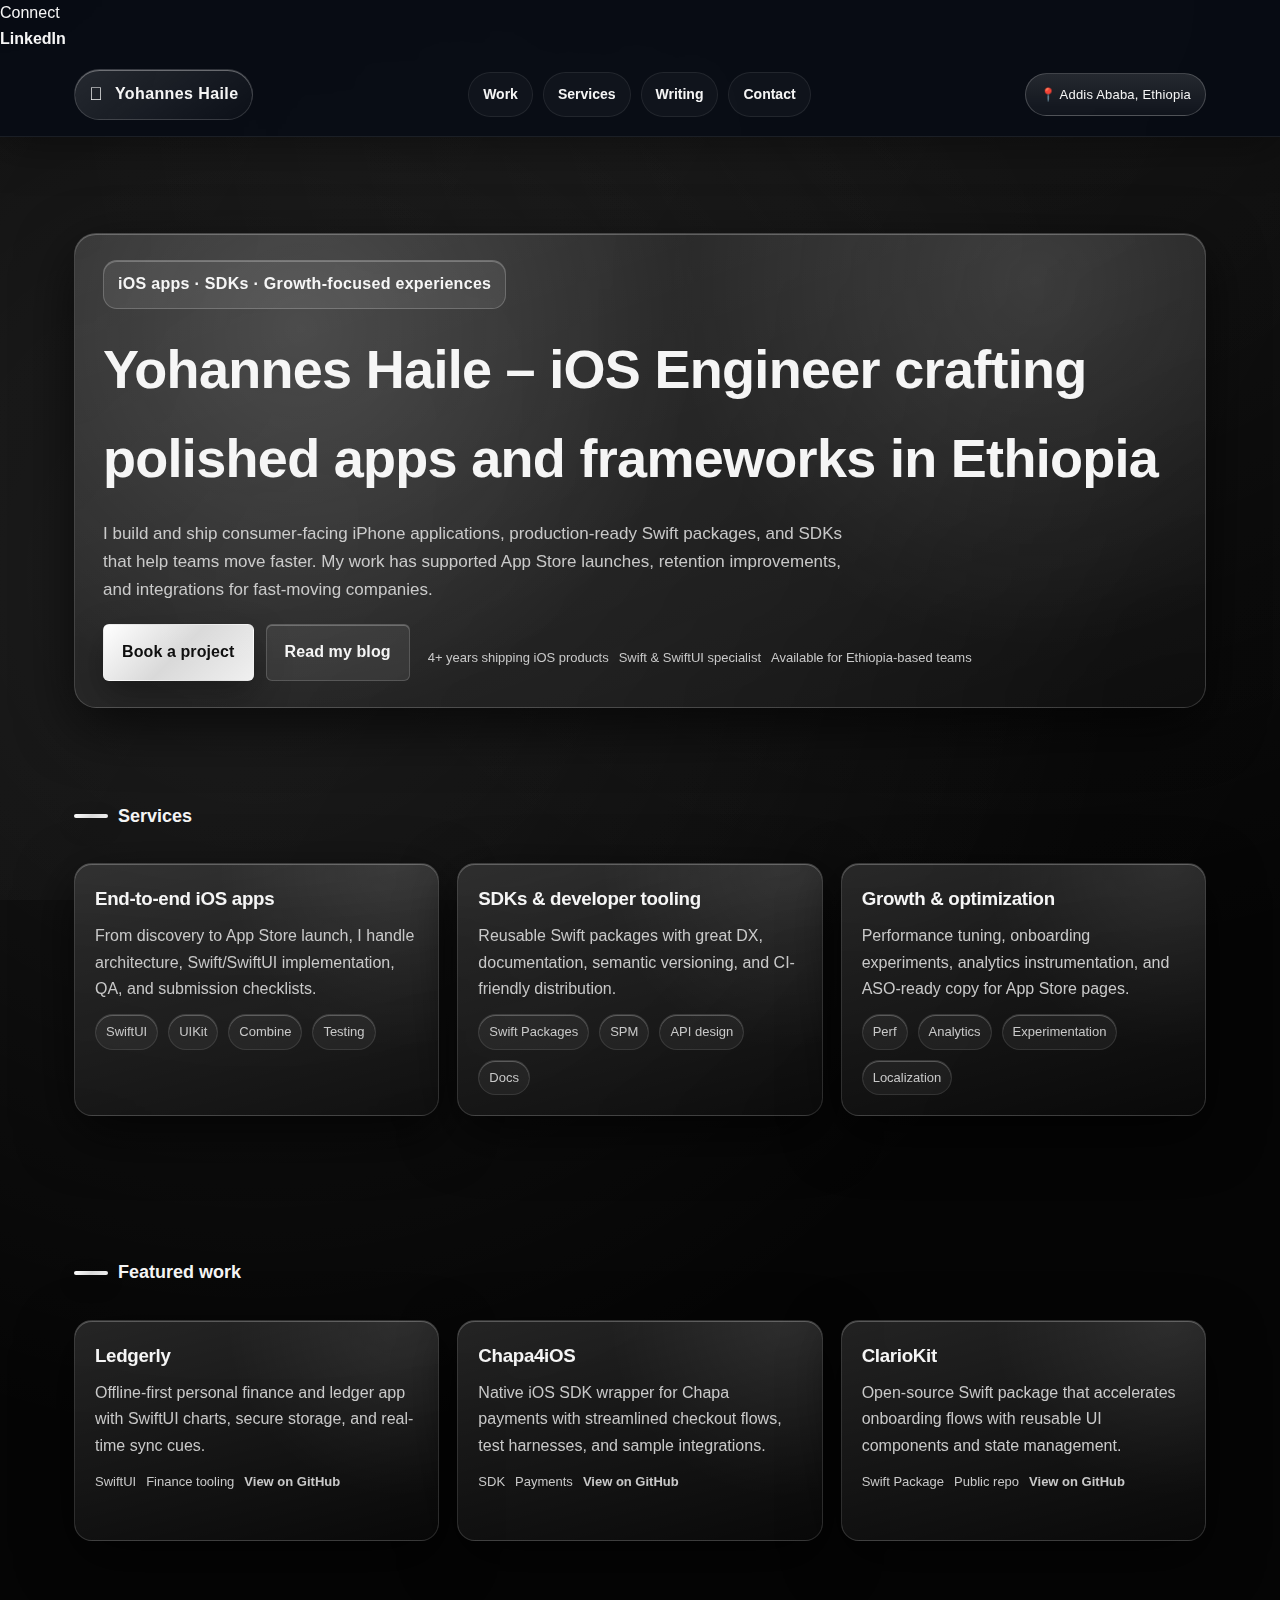
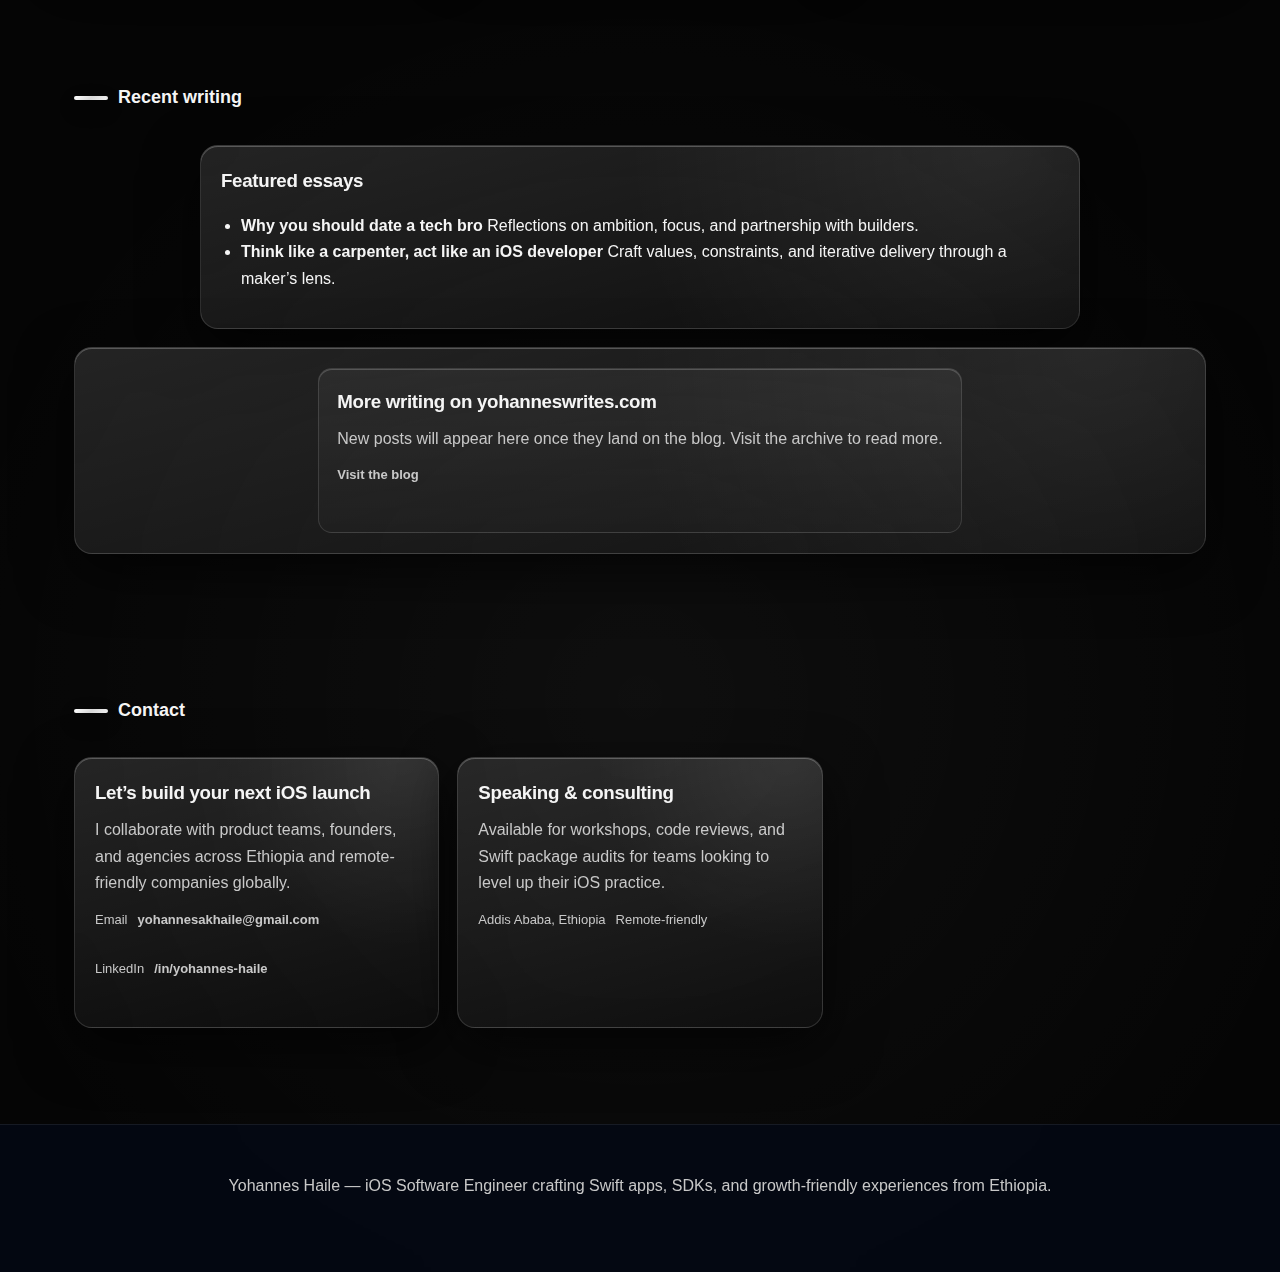
<file: index.html>
<!DOCTYPE html>
<html lang="en">
<head>
  <meta charset="UTF-8" />
  <meta name="viewport" content="width=device-width, initial-scale=1" />
  <title>Yohannes Haile | iOS Developer in Ethiopia | Portfolio</title>
  <meta name="description" content="Yohannes Haile is an iOS engineer in Ethiopia building polished Swift apps, frameworks, and packages for consumer experiences." />
  <link rel="canonical" href="https://www.yohannescodes.com/" />
  <meta name="robots" content="index, follow" />

  <meta property="og:type" content="website" />
  <meta property="og:url" content="https://www.yohannescodes.com/" />
  <meta property="og:title" content="Yohannes Haile | iOS Developer in Ethiopia" />
  <meta property="og:description" content="Portfolio of Yohannes Haile, iOS engineer delivering Swift apps, SDKs, and growth-friendly mobile experiences." />
  <meta property="og:image" content="https://www.yohannescodes.com/og-image.jpg" />

  <meta name="twitter:card" content="summary_large_image" />
  <meta name="twitter:title" content="Yohannes Haile | iOS Engineer" />
  <meta name="twitter:description" content="Building iPhone apps and Swift packages with performance, polish, and measurable growth." />
  <meta name="twitter:image" content="https://www.yohannescodes.com/og-image.jpg" />

  <link rel="preconnect" href="https://fonts.googleapis.com" />
  <link rel="preconnect" href="https://fonts.gstatic.com" crossorigin />
  <link href="https://fonts.googleapis.com/css2?family=IBM+Plex+Mono:wght@400;500;600;700&display=swap" rel="stylesheet" />
  <link rel="stylesheet" href="assets/styles.css" />

  <script type="application/ld+json">
  {
    "@context": "https://schema.org",
    "@type": "WebSite",
    "name": "Yohannes Haile Portfolio",
    "url": "https://www.yohannescodes.com/",
    "potentialAction": {
      "@type": "SearchAction",
      "target": "https://www.yohannescodes.com/?q={search_term_string}",
      "query-input": "required name=search_term_string"
    }
  }
  </script>
  <script type="application/ld+json">
  {
    "@context": "https://schema.org",
    "@type": "Person",
    "name": "Yohannes Haile",
    "image": "https://www.yohannescodes.com/og-image.jpg",
    "jobTitle": "iOS Software Engineer",
    "address": {
      "@type": "PostalAddress",
      "addressCountry": "Ethiopia",
      "addressLocality": "Addis Ababa"
    },
    "url": "https://www.yohannescodes.com/",
    "sameAs": [
      "https://www.linkedin.com/in/yohannes-haile/",
      "https://www.yohanneswrites.com/"
    ],
    "description": "iOS engineer building Swift apps, SDKs, and consumer experiences for companies in Ethiopia and beyond.",
    "knowsAbout": ["Swift", "SwiftUI", "iOS development", "SDK design", "Mobile performance"]
  }
  </script>
</head>
<body>
  <header>
    <div class="social-bar" aria-label="Social links">
      <span class="social-label">Connect</span>
      <div class="social-links">
        <a href="https://linkedin.com/in/yohannes-haile" target="_blank" rel="noopener">LinkedIn</a>
      </div>
    </div>
    <nav aria-label="Primary navigation">
      <div class="brand" aria-label="Site identity">
        <span></span>
        <span>Yohannes Haile</span>
      </div>
      <ul>
        <li><a href="#portfolio">Work</a></li>
        <li><a href="#services">Services</a></li>
        <li><a href="#writing">Writing</a></li>
        <li><a href="#contact">Contact</a></li>
      </ul>
      <div class="pill" aria-label="Location">📍 Addis Ababa, Ethiopia</div>
    </nav>
  </header>

  <main>
    <section class="hero" id="top">
      <div class="panel">
        <div class="badge">iOS apps · SDKs · Growth-focused experiences</div>
        <h1>Yohannes Haile – iOS Engineer crafting polished apps and frameworks in Ethiopia</h1>
        <p class="lede">I build and ship consumer-facing iPhone applications, production-ready Swift packages, and SDKs that help teams move faster. My work has supported App Store launches, retention improvements, and integrations for fast-moving companies.</p>
        <div class="cta-row">
          <a class="button" href="https://linkedin.com/in/yohannes-haile" rel="noopener" target="_blank">Book a project</a>
          <a class="button secondary" href="https://www.yohanneswrites.com" rel="noopener" target="_blank">Read my blog</a>
          <div class="meta" aria-label="Credibility">
            <span>4+ years shipping iOS products</span>
            <span>Swift &amp; SwiftUI specialist</span>
            <span>Available for Ethiopia-based teams</span>
          </div>
        </div>
      </div>
    </section>

    <section class="grid" id="services" aria-labelledby="services-title">
      <div class="section-title" id="services-title"><span></span>Services</div>
      <article class="card">
        <h3>End-to-end iOS apps</h3>
        <p>From discovery to App Store launch, I handle architecture, Swift/SwiftUI implementation, QA, and submission checklists.</p>
        <div class="tag-list" aria-label="Technologies">
          <span class="tag">SwiftUI</span>
          <span class="tag">UIKit</span>
          <span class="tag">Combine</span>
          <span class="tag">Testing</span>
        </div>
      </article>
      <article class="card">
        <h3>SDKs &amp; developer tooling</h3>
        <p>Reusable Swift packages with great DX, documentation, semantic versioning, and CI-friendly distribution.</p>
        <div class="tag-list">
          <span class="tag">Swift Packages</span>
          <span class="tag">SPM</span>
          <span class="tag">API design</span>
          <span class="tag">Docs</span>
        </div>
      </article>
      <article class="card">
        <h3>Growth &amp; optimization</h3>
        <p>Performance tuning, onboarding experiments, analytics instrumentation, and ASO-ready copy for App Store pages.</p>
        <div class="tag-list">
          <span class="tag">Perf</span>
          <span class="tag">Analytics</span>
          <span class="tag">Experimentation</span>
          <span class="tag">Localization</span>
        </div>
      </article>
    </section>

    <section class="grid" id="portfolio" aria-labelledby="portfolio-title">
      <div class="section-title" id="portfolio-title"><span></span>Featured work</div>
      <article class="card">
        <h3>Ledgerly</h3>
        <p>Offline-first personal finance and ledger app with SwiftUI charts, secure storage, and real-time sync cues.</p>
        <div class="meta">
          <span>SwiftUI</span>
          <span>Finance tooling</span>
          <a href="https://github.com/yohannescodes/ledgerly" target="_blank" rel="noopener">View on GitHub</a>
        </div>
      </article>
      <article class="card">
        <h3>Chapa4iOS</h3>
        <p>Native iOS SDK wrapper for Chapa payments with streamlined checkout flows, test harnesses, and sample integrations.</p>
        <div class="meta">
          <span>SDK</span>
          <span>Payments</span>
          <a href="https://github.com/yohannescodes/Chapa4iOS" target="_blank" rel="noopener">View on GitHub</a>
        </div>
      </article>
      <article class="card">
        <h3>ClarioKit</h3>
        <p>Open-source Swift package that accelerates onboarding flows with reusable UI components and state management.</p>
        <div class="meta">
          <span>Swift Package</span>
          <span>Public repo</span>
          <a href="https://github.com/yohannescodes/ClarioKit" target="_blank" rel="noopener">View on GitHub</a>
        </div>
      </article>
    </section>

    <section class="grid" id="writing" aria-labelledby="writing-title">
      <div class="section-title" id="writing-title"><span></span>Recent writing</div>
      <article class="card writing-card featured-writing">
        <h3>Featured essays</h3>
        <ul class="featured-links">
          <li>
            <a href="https://www.yohanneswrites.com/blog/why-you-should-date-a-tech-bro" target="_blank" rel="noopener">
              Why you should date a tech bro
            </a>
            <span class="meta-note">Reflections on ambition, focus, and partnership with builders.</span>
          </li>
          <li>
            <a href="https://www.yohanneswrites.com/blog/think-like-a-carpenter-act-like-an-ios-developer" target="_blank" rel="noopener">
              Think like a carpenter, act like an iOS developer
            </a>
            <span class="meta-note">Craft values, constraints, and iterative delivery through a maker’s lens.</span>
          </li>
        </ul>
      </article>
      <div class="card writing-card" aria-live="polite">
        <div class="writing-feed" id="writing-feed">
          <p class="loading">Fetching the latest posts from yohanneswrites.com…</p>
        </div>
      </div>
    </section>

    <section class="grid" id="contact" aria-labelledby="contact-title">
      <div class="section-title" id="contact-title"><span></span>Contact</div>
      <article class="card">
        <h3>Let’s build your next iOS launch</h3>
        <p>I collaborate with product teams, founders, and agencies across Ethiopia and remote-friendly companies globally.</p>
        <div class="meta">
          <span>Email</span>
          <a href="mailto:yohannesakhaile@gmail.com">yohannesakhaile@gmail.com</a>
        </div>
        <div class="meta">
          <span>LinkedIn</span>
          <a href="https://www.linkedin.com/in/yohannes-haile/" target="_blank" rel="noopener">/in/yohannes-haile</a>
        </div>
      </article>
      <article class="card">
        <h3>Speaking &amp; consulting</h3>
        <p>Available for workshops, code reviews, and Swift package audits for teams looking to level up their iOS practice.</p>
        <div class="meta">
          <span>Addis Ababa, Ethiopia</span>
          <span>Remote-friendly</span>
        </div>
      </article>
    </section>
  </main>

  <footer>
    <p>Yohannes Haile — iOS Software Engineer crafting Swift apps, SDKs, and growth-friendly experiences from Ethiopia.</p>
  </footer>

    <script>
      (function () {
        const feedContainer = document.getElementById("writing-feed");
        const featuredLinks = [
          "https://www.yohanneswrites.com/blog/why-you-should-date-a-tech-bro",
          "https://www.yohanneswrites.com/blog/think-like-a-carpenter-act-like-an-ios-developer",
        ];

        function renderPosts(posts) {
          if (!feedContainer) return;

          if (!posts.length) {
            feedContainer.innerHTML = `
              <article class="post">
                <h3>More writing on yohanneswrites.com</h3>
                <p>New posts will appear here once they land on the blog. Visit the archive to read more.</p>
                <div class="meta">
                  <a href="https://www.yohanneswrites.com/" target="_blank" rel="noopener">Visit the blog</a>
                </div>
              </article>
            `;
            return;
          }

          feedContainer.innerHTML = posts
            .map(
              (post) => `
                <article class="post">
                  <div class="post-meta">
                    <span class="pill-label">${post.category || "iOS"}</span>
                    <span>${post.date || "New"}</span>
                  </div>
                  <h3><a href="${post.link}" target="_blank" rel="noopener">${post.title}</a></h3>
                  <p>${post.description}</p>
                  <div class="meta">
                    <a href="${post.link}" target="_blank" rel="noopener">Read on yohanneswrites.com</a>
                  </div>
                </article>
              `
            )
            .join("");
        }

        function renderFallback() {
          renderPosts([]);
        }

      async function fetchPosts() {
        try {
          const response = await fetch("https://yohanneswrites.com/rss.xml");
          if (!response.ok) throw new Error("Network response was not ok");
          const text = await response.text();
          const parser = new DOMParser();
          const xml = parser.parseFromString(text, "text/xml");
          const items = Array.from(xml.querySelectorAll("item")).slice(0, 3);

          if (!items.length) {
            renderFallback();
            return;
          }

          const posts = items
            .map((item) => ({
              title: item.querySelector("title")?.textContent?.trim() || "Latest from Yohannes",
              link: item.querySelector("link")?.textContent?.trim() || "https://yohanneswrites.com",
              category: item.querySelector("category")?.textContent?.trim() || "Writing",
              date: item.querySelector("pubDate")?.textContent?.split(" ").slice(0, 4).join(" ") || "New",
              description:
                item.querySelector("description")?.textContent?.replace(/<[^>]+>/g, "")?.trim() ||
                "Latest notes on iOS engineering and product growth.",
            }))
            .filter((post) => !featuredLinks.includes(post.link));

          renderPosts(posts);
        } catch (error) {
          renderFallback();
        }
      }

      fetchPosts();
    })();
  </script>
</body>
</html>
</file>
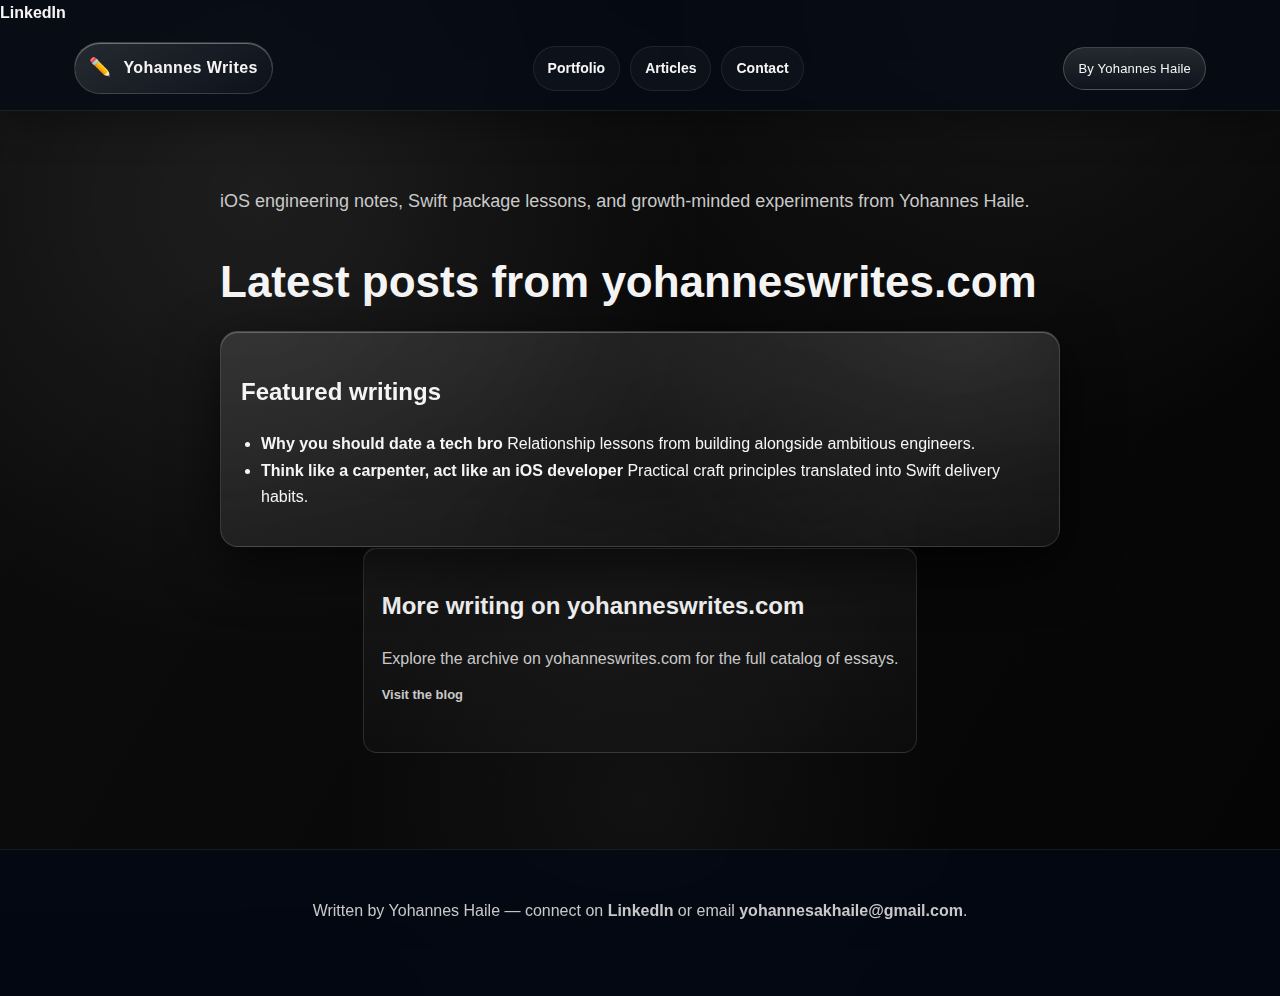
<file: blog/index.html>
<!DOCTYPE html>
<html lang="en">
<head>
  <meta charset="UTF-8" />
  <meta name="viewport" content="width=device-width, initial-scale=1" />
  <title>Yohannes Writes | iOS Engineering Notes by Yohannes Haile</title>
  <meta name="description" content="Technical notes and essays on Swift, iOS engineering, and SDK design by Yohannes Haile." />

  <link rel="canonical" href="https://www.yohannescodes.com/blog/" />
  <meta name="robots" content="index, follow" />

  <meta property="og:type" content="website" />
  <meta property="og:url" content="https://www.yohannescodes.com/blog/" />

  <meta property="og:title" content="Yohannes Writes | iOS Engineering Notes" />
  <meta property="og:description" content="Articles on SwiftUI performance, Swift package distribution, and growth-minded iOS execution." />
  <meta property="og:image" content="https://www.yohanneswrites.com/og-image.jpg" />

  <meta name="twitter:card" content="summary_large_image" />
  <meta name="twitter:title" content="Yohannes Writes" />
  <meta name="twitter:description" content="iOS engineering notes and case studies from Yohannes Haile." />
  <meta name="twitter:image" content="https://www.yohanneswrites.com/og-image.jpg" />

  <link rel="preconnect" href="https://fonts.googleapis.com" />
  <link rel="preconnect" href="https://fonts.gstatic.com" crossorigin />
  <link href="https://fonts.googleapis.com/css2?family=IBM+Plex+Mono:wght@400;500;600;700&display=swap" rel="stylesheet" />
  <link rel="stylesheet" href="../assets/styles.css" />

  <script type="application/ld+json">
  {
    "@context": "https://schema.org",
    "@type": "Blog",
    "name": "Yohannes Writes",

    "url": "https://www.yohannescodes.com/blog/",

    "about": "iOS engineering, Swift, and SDK design articles by Yohannes Haile",
    "publisher": {
      "@type": "Person",
      "name": "Yohannes Haile"
    }
  }
  </script>
  <script type="application/ld+json">
  {
    "@context": "https://schema.org",
    "@type": "Person",
    "name": "Yohannes Haile",
    "url": "https://yohannescodes.github.io/",
    "sameAs": [
      "https://www.linkedin.com/in/yohannes-haile/"
    ]
  }
  </script>
</head>
<body>
  <header>
    <div class="social-bar" aria-label="Social links">
      <div class="social-links">
        <a href="https://linkedin.com/in/yohannes-haile" target="_blank" rel="noopener">LinkedIn</a>
      </div>
    </div>
    <nav aria-label="Primary navigation">
      <div class="brand">
        <span>✏️</span>
        <span>Yohannes Writes</span>
      </div>
      <ul>
        <li><a href="../index.html">Portfolio</a></li>
        <li><a href="#articles">Articles</a></li>
        <li><a href="#contact">Contact</a></li>
      </ul>
      <div class="pill" aria-label="Author">By Yohannes Haile</div>
    </nav>
  </header>

  <main id="articles">
    <article>
      <p class="lede">iOS engineering notes, Swift package lessons, and growth-minded experiments from Yohannes Haile.</p>

      <h1>Latest posts from yohanneswrites.com</h1>
      <section class="card writing-card featured-writing">
        <h2>Featured writings</h2>
        <ul class="featured-links">
          <li>
            <a href="https://www.yohanneswrites.com/blog/why-you-should-date-a-tech-bro" target="_blank" rel="noopener">
              Why you should date a tech bro
            </a>
            <span class="meta-note">Relationship lessons from building alongside ambitious engineers.</span>
          </li>
          <li>
            <a href="https://www.yohanneswrites.com/blog/think-like-a-carpenter-act-like-an-ios-developer" target="_blank" rel="noopener">
              Think like a carpenter, act like an iOS developer
            </a>
            <span class="meta-note">Practical craft principles translated into Swift delivery habits.</span>
          </li>
        </ul>
      </section>
      <div class="writing-feed" id="blog-feed" aria-live="polite">
        <p class="loading">Fetching posts…</p>
      </div>
    </article>
  </main>

  <footer id="contact">
    <p>Written by Yohannes Haile — connect on <a href="https://www.linkedin.com/in/yohannes-haile/" target="_blank" rel="noopener">LinkedIn</a> or email <a href="mailto:yohannesakhaile@gmail.com">yohannesakhaile@gmail.com</a>.</p>
  </footer>

  <script>
    (function () {
      const feedContainer = document.getElementById("blog-feed");
      const featuredLinks = [
        "https://www.yohanneswrites.com/blog/why-you-should-date-a-tech-bro",
        "https://www.yohanneswrites.com/blog/think-like-a-carpenter-act-like-an-ios-developer",
      ];

      function renderPosts(posts) {
        if (!posts.length) {
          feedContainer.innerHTML = `
            <article class="post">
              <h2>More writing on yohanneswrites.com</h2>
              <p>Explore the archive on yohanneswrites.com for the full catalog of essays.</p>
              <div class="meta">
                <a href="https://www.yohanneswrites.com/" target="_blank" rel="noopener">Visit the blog</a>
              </div>
            </article>
          `;
          return;
        }

        feedContainer.innerHTML = posts
          .map(
            (post) => `
              <article class="post">
                <div class="post-meta">
                  <span class="pill-label">${post.category || "iOS"}</span>
                  <span>${post.date || "New"}</span>
                </div>
                <h2><a href="${post.link}" target="_blank" rel="noopener">${post.title}</a></h2>
                <p>${post.description}</p>
              </article>
            `
          )
          .join("");
      }

      function renderFallback() {
        renderPosts([]);
      }

      async function fetchPosts() {
        try {
          const response = await fetch("https://yohanneswrites.com/rss.xml");
          if (!response.ok) throw new Error("Network response was not ok");
          const text = await response.text();
          const parser = new DOMParser();
          const xml = parser.parseFromString(text, "text/xml");
          const items = Array.from(xml.querySelectorAll("item")).slice(0, 5);

          if (!items.length) {
            renderFallback();
            return;
          }

        const posts = items
          .map((item) => ({
            title: item.querySelector("title")?.textContent?.trim() || "Latest from Yohannes",
            link: item.querySelector("link")?.textContent?.trim() || "https://yohanneswrites.com",
            category: item.querySelector("category")?.textContent?.trim() || "Writing",
            date: item.querySelector("pubDate")?.textContent?.split(" ").slice(0, 4).join(" ") || "New",
            description:
              item.querySelector("description")?.textContent?.replace(/<[^>]+>/g, "")?.trim() ||
              "Latest notes on iOS engineering and product growth.",
          }))
          .filter((post) => !featuredLinks.includes(post.link));

          renderPosts(posts);
        } catch (error) {
          renderFallback();
        }
      }

      fetchPosts();
    })();
  </script>
</body>
</html>
</file>
<file: assets/styles.css>
:root {
  --bg: #050505;
  --bg-glow: radial-gradient(circle at 20% 20%, rgba(255, 255, 255, 0.08), transparent 35%),
    radial-gradient(circle at 80% 0%, rgba(255, 255, 255, 0.06), transparent 32%),
    radial-gradient(circle at 50% 80%, rgba(255, 255, 255, 0.04), transparent 30%);
  --glass: rgba(255, 255, 255, 0.06);
  --glass-strong: rgba(255, 255, 255, 0.14);
  --stroke: rgba(255, 255, 255, 0.22);
  --text: #f5f5f5;
  --muted: #c8c8c8;
  --accent: linear-gradient(135deg, #ffffff, #d9d9d9 50%, #f0f0f0);
  --accent-plain: #e6e6e6;
  --shadow: 0 18px 55px rgba(0, 0, 0, 0.65);
  --blur: blur(22px);
  --radius: 18px;
}

* {
  box-sizing: border-box;
}

body {
  margin: 0;
  font-family: "Inter", "SF Pro Display", -apple-system, BlinkMacSystemFont, "Segoe UI", sans-serif;
  background-color: var(--bg);
  background-image: var(--bg-glow);
  background-repeat: no-repeat;
  background-size: cover;
  color: var(--text);
  line-height: 1.65;
  min-height: 100vh;
  position: relative;
  overflow-x: hidden;
}

body::before {
  content: "";
  position: fixed;
  inset: 0;
  background: linear-gradient(120deg, rgba(255, 255, 255, 0.03), rgba(255, 255, 255, 0));
  pointer-events: none;
  mix-blend-mode: screen;
}

a {
  color: inherit;
  text-decoration: none;
  font-weight: 600;
}

a:hover,
a:focus-visible {
  color: var(--accent-plain);
}

header {
  position: sticky;
  top: 0;
  z-index: 10;
  backdrop-filter: var(--blur);
  background: rgba(3, 8, 20, 0.7);
  border-bottom: 1px solid rgba(255, 255, 255, 0.08);
  box-shadow: 0 10px 40px rgba(0, 0, 0, 0.35);
}

nav {
  max-width: 1180px;
  margin: 0 auto;
  padding: 16px 24px;
  display: grid;
  grid-template-columns: auto 1fr auto;
  align-items: center;
  gap: 16px;
}

nav .brand {
  display: inline-flex;
  align-items: center;
  gap: 12px;
  padding: 10px 14px;
  border-radius: 999px;
  background: linear-gradient(145deg, rgba(255, 255, 255, 0.12), rgba(255, 255, 255, 0.02));
  border: 1px solid rgba(255, 255, 255, 0.14);
  box-shadow: inset 0 1px 0 rgba(255, 255, 255, 0.35);
  font-weight: 800;
  letter-spacing: 0.4px;
}

nav .brand span:first-child {
  font-size: 18px;
}

nav .pill {
  display: inline-flex;
  align-items: center;
  gap: 8px;
  padding: 10px 14px;
  border-radius: 999px;
  background: linear-gradient(180deg, rgba(255, 255, 255, 0.12), rgba(255, 255, 255, 0.04));
  border: 1px solid rgba(255, 255, 255, 0.2);
  color: var(--text);
  font-size: 13px;
  letter-spacing: 0.2px;
  justify-self: end;
}

nav ul {
  list-style: none;
  display: flex;
  justify-content: center;
  gap: 10px;
  margin: 0;
  padding: 0;
  font-weight: 600;
  font-size: 14px;
}

nav li a {
  display: inline-flex;
  align-items: center;
  gap: 6px;
  padding: 10px 14px;
  border-radius: 999px;
  border: 1px solid rgba(255, 255, 255, 0.08);
  background: rgba(255, 255, 255, 0.03);
  transition: all 160ms ease;
}

nav li a:hover,
nav li a:focus-visible {
  border-color: rgba(255, 255, 255, 0.5);
  background: rgba(255, 255, 255, 0.08);
  color: var(--text);
}

.hero {
  max-width: 1180px;
  margin: 0 auto;
  padding: 96px 24px 48px;
  display: grid;
  gap: 20px;
}

.hero .panel {
  background: linear-gradient(160deg, rgba(255, 255, 255, 0.1), rgba(255, 255, 255, 0.02));
  border: 1px solid rgba(255, 255, 255, 0.16);
  border-radius: calc(var(--radius) + 4px);
  padding: 26px 28px;
  box-shadow: var(--shadow), inset 0 1px 0 rgba(255, 255, 255, 0.25);
  backdrop-filter: var(--blur);
  position: relative;
  overflow: hidden;
}

.hero .panel::after {
  content: "";
  position: absolute;
  inset: 0;
  background: radial-gradient(circle at 20% 20%, rgba(255, 255, 255, 0.14), transparent 40%),
    radial-gradient(circle at 85% 10%, rgba(255, 255, 255, 0.12), transparent 35%);
  pointer-events: none;
}

.badge {
  display: inline-flex;
  align-items: center;
  gap: 8px;
  background: rgba(255, 255, 255, 0.08);
  border: 1px solid rgba(255, 255, 255, 0.2);
  color: var(--text);
  padding: 10px 14px;
  border-radius: 14px;
  font-weight: 700;
  letter-spacing: 0.3px;
  box-shadow: inset 0 1px 0 rgba(255, 255, 255, 0.25);
}

.hero h1 {
  font-size: clamp(34px, 4.5vw, 54px);
  margin: 16px 0 10px;
  letter-spacing: -0.7px;
}

.hero p.lede {
  max-width: 760px;
  color: var(--muted);
  margin-bottom: 20px;
  font-size: 17px;
}

.cta-row {
  display: flex;
  gap: 12px;
  flex-wrap: wrap;
  align-items: center;
}

.button {
  display: inline-flex;
  align-items: center;
  gap: 10px;
  padding: 14px 18px;
  border-radius: 6px;
  border: 1px solid rgba(255, 255, 255, 0.16);
  background-image: var(--accent);
  color: #0b0b0b;
  font-weight: 800;
  text-decoration: none;
  box-shadow: 0 14px 35px rgba(0, 0, 0, 0.35);
  letter-spacing: 0.1px;
  position: relative;
  overflow: hidden;
  isolation: isolate;
  transform: translateY(0);
  transition: transform 180ms cubic-bezier(0.34, 1.56, 0.64, 1),
    box-shadow 200ms ease, border-color 200ms ease;
}

.button.secondary {
  background-image: none;
  background: rgba(255, 255, 255, 0.08);
  color: var(--text);
  box-shadow: inset 0 1px 0 rgba(255, 255, 255, 0.25);
}

.button::before,
.button::after {
  content: "";
  position: absolute;
  inset: 0;
  border-radius: inherit;
  pointer-events: none;
  transition: opacity 200ms ease;
}

.button::before {
  background: radial-gradient(circle at 35% 30%, rgba(255, 255, 255, 0.22), transparent 38%),
    radial-gradient(circle at 70% 60%, rgba(255, 255, 255, 0.28), transparent 45%);
  mix-blend-mode: screen;
  opacity: 0;
  filter: blur(0.5px);
}

.button::after {
  background: radial-gradient(circle at 50% 50%, rgba(255, 255, 255, 0.24), transparent 50%);
  opacity: 0;
  transform: scale(0.9);
}

.button:hover,
.button:focus-visible {
  border-color: rgba(255, 255, 255, 0.6);
  box-shadow: 0 18px 40px rgba(0, 0, 0, 0.45);
  animation: button-bounce 720ms cubic-bezier(0.34, 1.56, 0.64, 1);
}

.button:hover::before,
.button:focus-visible::before,
.button:hover::after,
.button:focus-visible::after {
  opacity: 1;
}

.button:hover::after,
.button:focus-visible::after {
  animation: bubble-pop 900ms ease-out;
}

.button:active {
  transform: translateY(1px) scale(0.98);
  transition-duration: 90ms;
}

.cta-row .meta {
  padding-left: 6px;
}

.grid {
  max-width: 1180px;
  margin: 0 auto;
  padding: 32px 24px 96px;
  display: grid;
  grid-template-columns: repeat(auto-fit, minmax(280px, 1fr));
  gap: 18px;
}

.card {
  background: linear-gradient(165deg, rgba(255, 255, 255, 0.12), rgba(255, 255, 255, 0.02));
  border: 1px solid rgba(255, 255, 255, 0.14);
  border-radius: var(--radius);
  padding: 20px;
  box-shadow: var(--shadow), inset 0 1px 0 rgba(255, 255, 255, 0.25);
  backdrop-filter: var(--blur);
  position: relative;
  overflow: hidden;
}

.writing-card {
  grid-column: 1 / -1;
}

.writing-feed {
  display: grid;
  gap: 18px;
}

.writing-feed .loading {
  color: var(--muted);
  margin: 0;
}

.writing-feed .post {
  background: linear-gradient(180deg, rgba(255, 255, 255, 0.06), rgba(255, 255, 255, 0.02));
  border: 1px solid rgba(255, 255, 255, 0.12);
  border-radius: calc(var(--radius) - 4px);
  padding: 18px;
  box-shadow: inset 0 1px 0 rgba(255, 255, 255, 0.2);
}

.post-meta {
  display: flex;
  align-items: center;
  gap: 10px;
  color: var(--muted);
  font-size: 13px;
}

.pill-label {
  display: inline-flex;
  align-items: center;
  padding: 6px 10px;
  border-radius: 999px;
  background: rgba(255, 255, 255, 0.1);
  border: 1px solid rgba(255, 255, 255, 0.22);
  color: var(--text);
  box-shadow: inset 0 1px 0 rgba(255, 255, 255, 0.25);
}

.writing-feed h3 {
  margin: 10px 0 6px;
}

.writing-feed p {
  color: var(--muted);
  margin-top: 0;
}

.card::before {
  content: "";
  position: absolute;
  inset: 0;
  background: radial-gradient(circle at 90% 0%, rgba(255, 255, 255, 0.08), transparent 45%);
  pointer-events: none;
}

.card h3 {
  margin-top: 0;
  margin-bottom: 8px;
  letter-spacing: -0.3px;
}

.card p {
  margin-top: 0;
  color: var(--muted);
}

.tag-list,
.meta {
  display: flex;
  flex-wrap: wrap;
  gap: 10px;
  font-size: 13px;
  color: var(--muted);
  margin-top: 10px;
}

.tag {
  display: inline-flex;
  align-items: center;
  padding: 6px 10px;
  border-radius: 999px;
  border: 1px solid rgba(255, 255, 255, 0.1);
  background: rgba(255, 255, 255, 0.05);
  box-shadow: inset 0 1px 0 rgba(255, 255, 255, 0.25);
}

footer {
  border-top: 1px solid rgba(255, 255, 255, 0.08);
  padding: 32px 20px 56px;
  text-align: center;
  color: var(--muted);
  background: rgba(3, 8, 20, 0.85);
  backdrop-filter: var(--blur);
}

.section-title {
  grid-column: 1 / -1;
  margin: 14px 0;
  display: inline-flex;
  align-items: center;
  gap: 10px;
  font-size: 18px;
  font-weight: 800;
}

.section-title span {
  display: inline-flex;
  width: 34px;
  height: 4px;
  background: var(--accent);
  border-radius: 99px;
  box-shadow: 0 8px 20px rgba(0, 0, 0, 0.25);
}

@keyframes button-bounce {
  0% {
    transform: translateY(0) scale(1);
  }

  38% {
    transform: translateY(-2px) scale(1.04);
  }

  62% {
    transform: translateY(0.5px) scale(0.99);
  }

  100% {
    transform: translateY(0) scale(1.01);
  }
}

@keyframes bubble-pop {
  0% {
    transform: scale(0.88);
    opacity: 0.35;
  }

  55% {
    transform: scale(1.08);
    opacity: 0.18;
  }

  100% {
    transform: scale(1.18);
    opacity: 0;
  }
}

@media (max-width: 900px) {
  nav {
    grid-template-columns: 1fr;
    justify-items: stretch;
    gap: 10px;
  }

  nav ul {
    justify-content: space-between;
  }

  nav .pill {
    justify-self: flex-start;
  }
}

@media (max-width: 640px) {
  nav ul {
    gap: 6px;
  }

  nav li a {
    width: 100%;
    justify-content: center;
  }

  .hero {
    padding-top: 72px;
  }
}

article {
  max-width: 880px;
  margin: 0 auto;
  padding: 64px 20px 96px;
}

article h1 {
  font-size: clamp(30px, 4vw, 44px);
  margin-bottom: 12px;
}

article .lede {
  color: var(--muted);
  font-size: 18px;
  margin-bottom: 20px;
}

article .meta {
  margin-bottom: 28px;
}

article p {
  color: var(--text);
  margin: 12px 0;
}

article ul {
  color: var(--text);
  padding-left: 20px;
}

@media (max-width: 720px) {
  nav ul {
    flex-wrap: wrap;
    justify-content: flex-start;
  }

  .hero {
    padding-top: 56px;
  }
}
</file>
